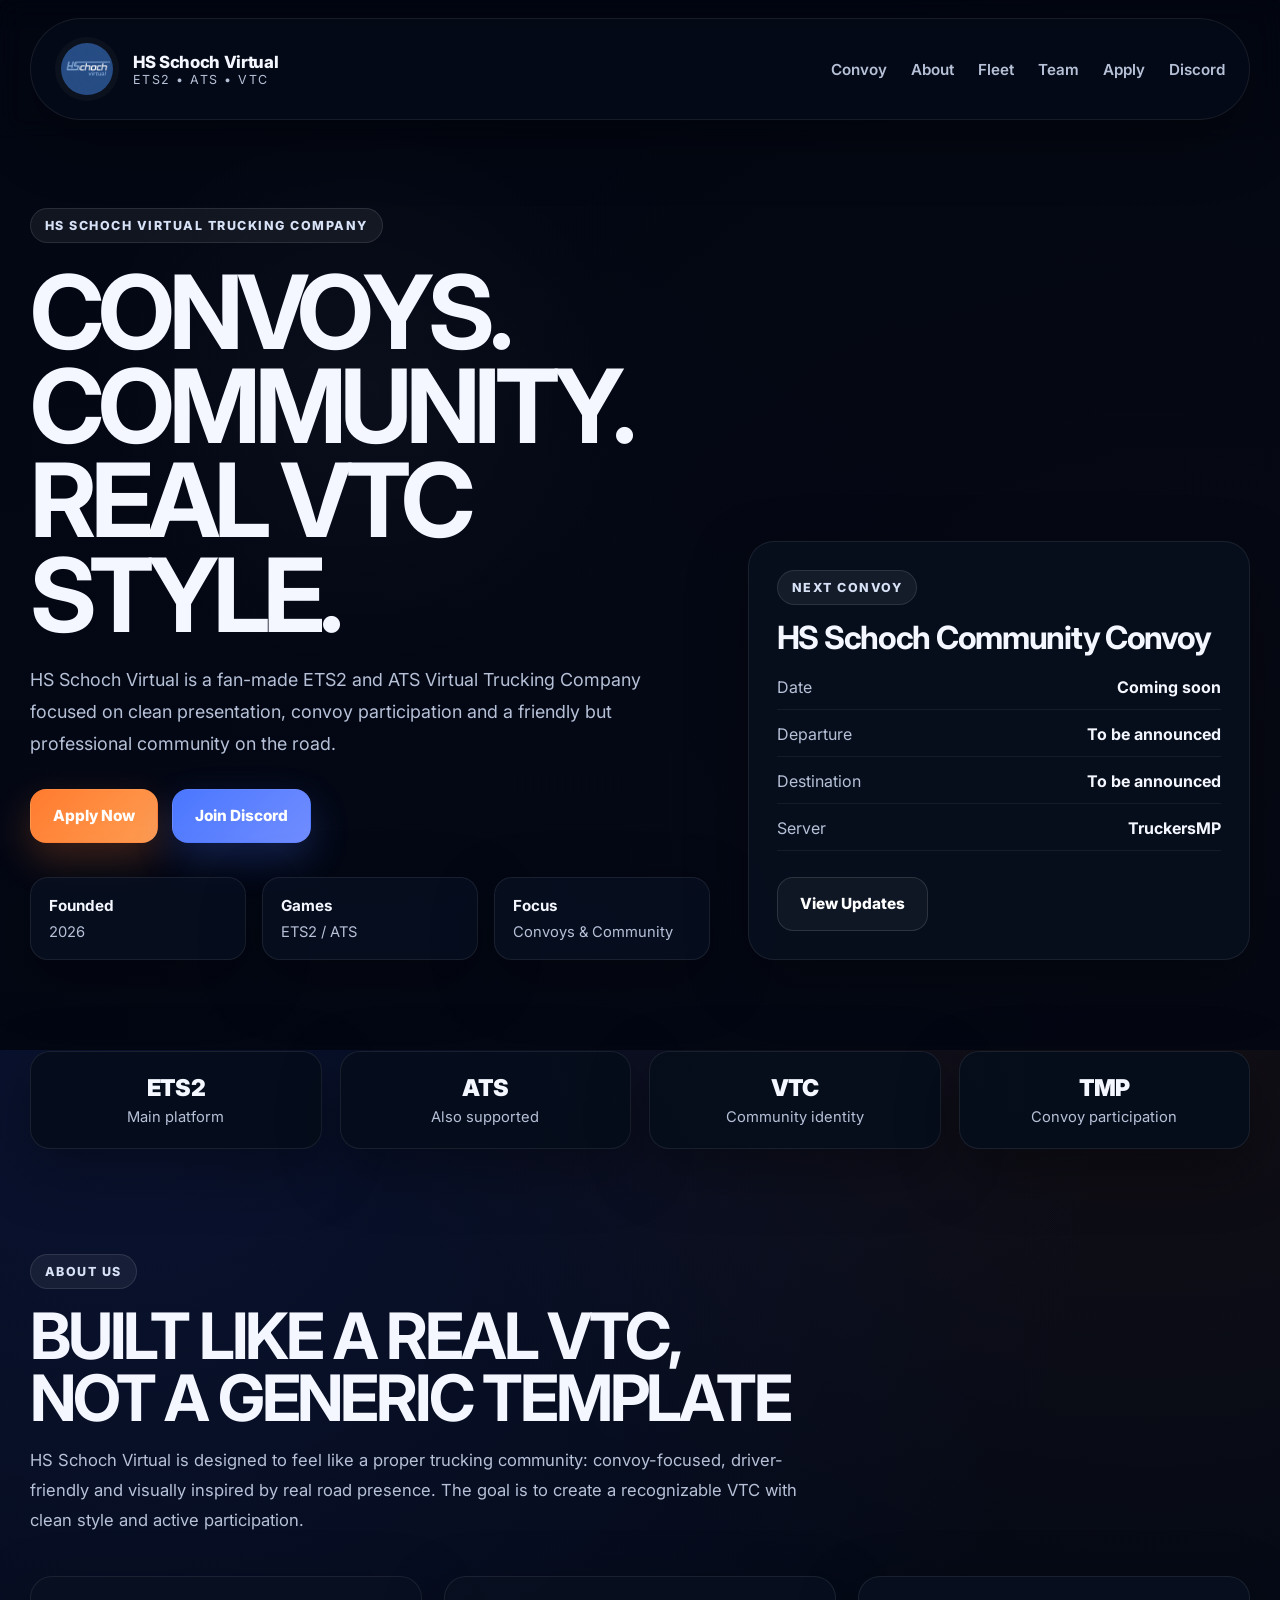
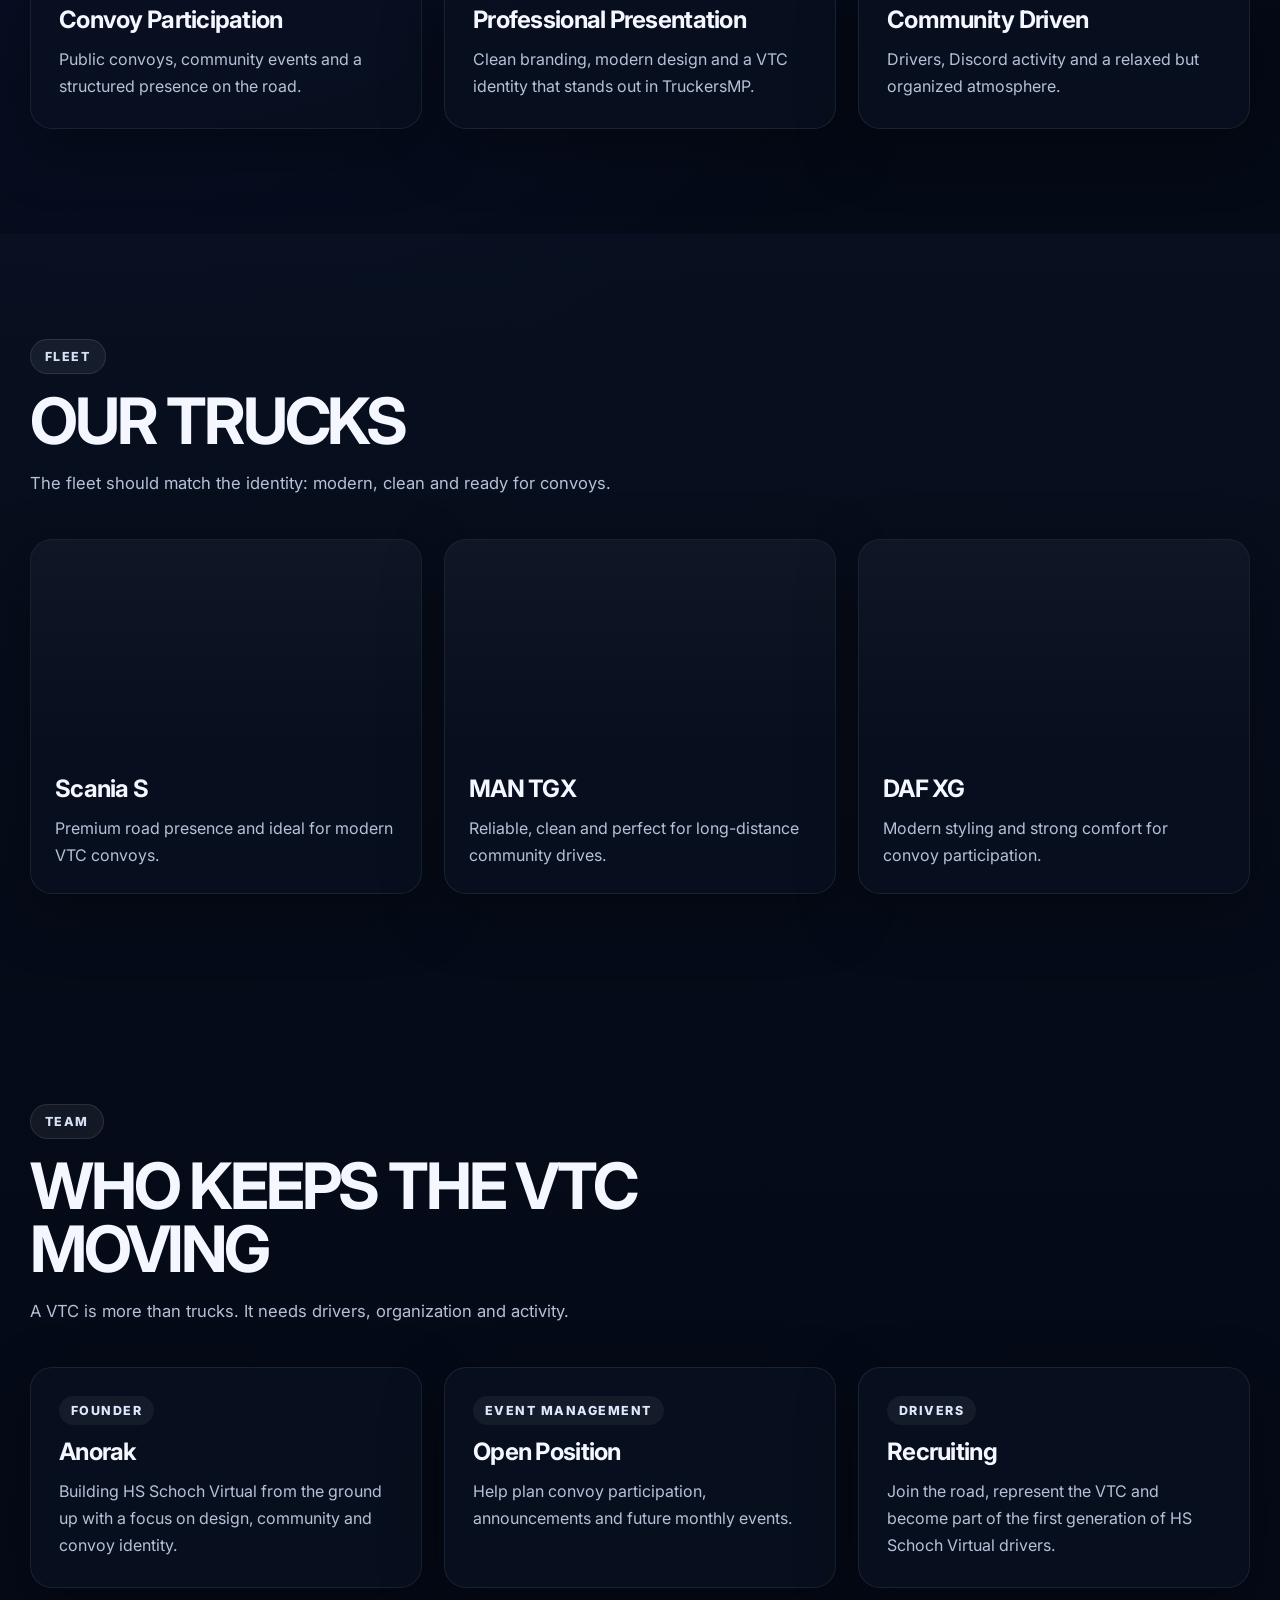
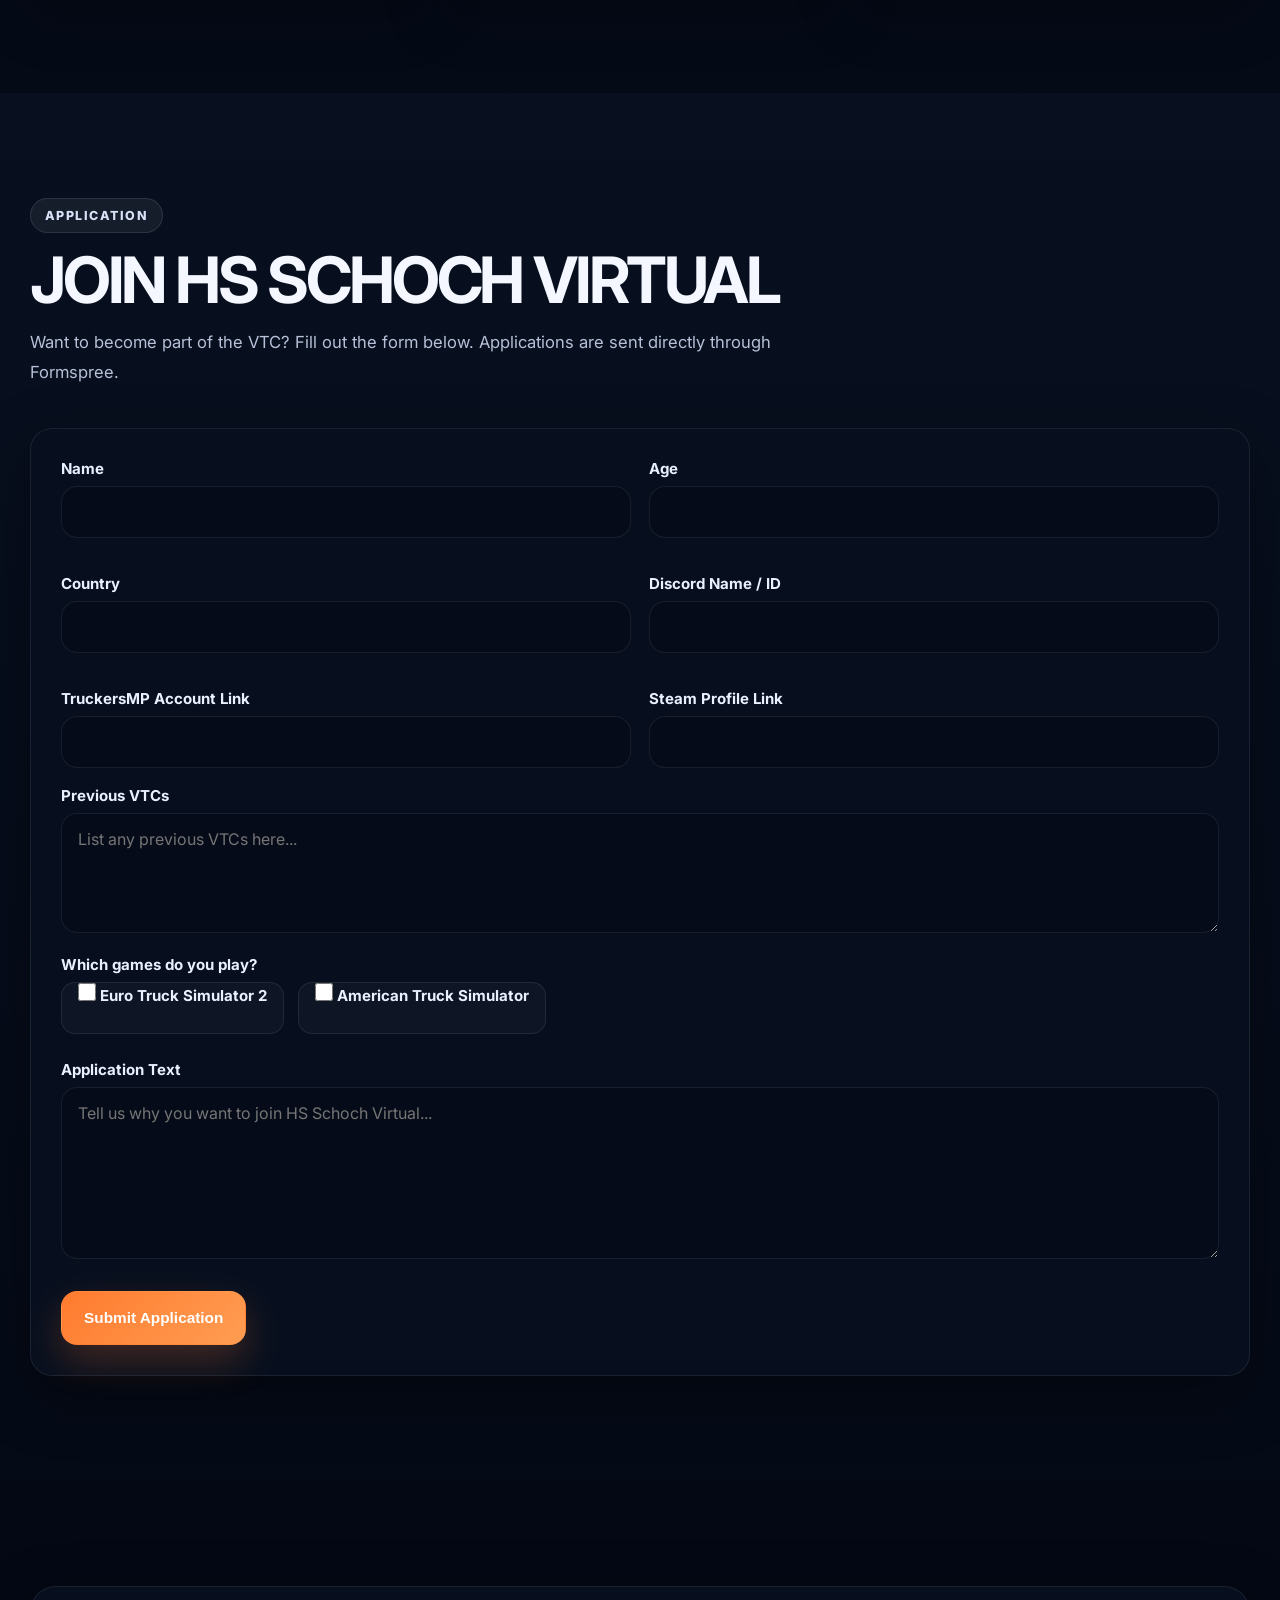
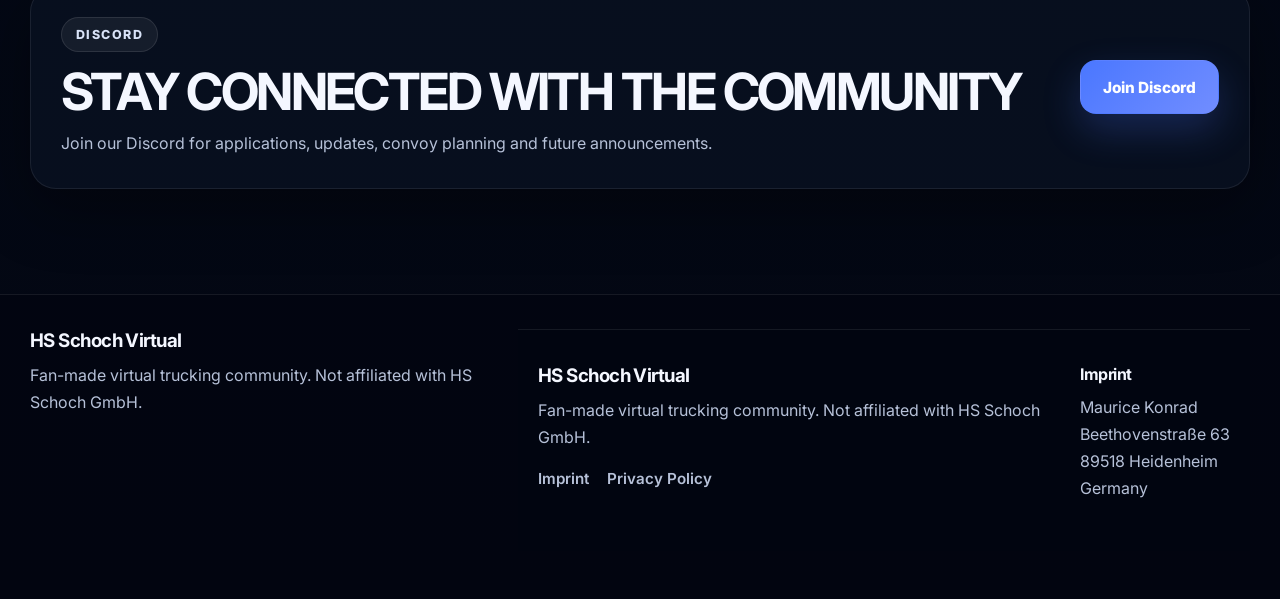
<file: index.html>
<!DOCTYPE html>
<html lang="en">
<head>
  <meta charset="UTF-8" />
  <meta name="viewport" content="width=device-width, initial-scale=1.0" />
  <title>HS Schoch Virtual</title>
  <link rel="icon" type="image/png" href="logo.png">
<link rel="shortcut icon" href="favicon.ico">
  <meta name="description" content="HS Schoch Virtual - ETS2 & ATS Virtual Trucking Company." />
  <link rel="preconnect" href="https://fonts.googleapis.com">
  <link rel="preconnect" href="https://fonts.gstatic.com" crossorigin>
  <link href="https://fonts.googleapis.com/css2?family=Inter:wght@400;500;600;700;800;900&display=swap" rel="stylesheet">
  <link rel="stylesheet" href="style.css" />
</head>
<body>

  <header class="site-header">
    <div class="container nav-bar">
      <a href="#home" class="brand">
        <img src="logo.png" alt="HS Schoch Virtual Logo" class="brand-logo">
        <div class="brand-text">
          <span class="brand-title">HS Schoch Virtual</span>
          <span class="brand-subtitle">ETS2 • ATS • VTC</span>
        </div>
      </a>

      <nav class="nav-links">
        <a href="#convoy">Convoy</a>
        <a href="#about">About</a>
        <a href="#fleet">Fleet</a>
        <a href="#team">Team</a>
        <a href="#apply">Apply</a>
        <a href="#discord">Discord</a>
      </nav>
    </div>
  </header>

  <main id="home">
    <section class="hero">
      <div class="hero-overlay"></div>

      <div class="container hero-grid">
        <div class="hero-left">
          <div class="hero-tag">HS Schoch Virtual Trucking Company</div>

          <h1>
            Convoys.<br>
            Community.<br>
            Real VTC Style.
          </h1>

          <p class="hero-text">
            HS Schoch Virtual is a fan-made ETS2 and ATS Virtual Trucking Company focused on clean presentation,
            convoy participation and a friendly but professional community on the road.
          </p>

          <div class="hero-buttons">
            <a href="#apply" class="btn btn-primary">Apply Now</a>
            <a href="https://discord.gg/n6TF2xG2eK" target="_blank" rel="noopener noreferrer" class="btn btn-discord">Join Discord</a>
          </div>

          <div class="hero-mini-stats">
            <div class="mini-stat">
              <strong>Founded</strong>
              <span>2026</span>
            </div>
            <div class="mini-stat">
              <strong>Games</strong>
              <span>ETS2 / ATS</span>
            </div>
            <div class="mini-stat">
              <strong>Focus</strong>
              <span>Convoys & Community</span>
            </div>
          </div>
        </div>

        <div class="hero-right">
          <div class="next-convoy-card" id="convoy">
            <span class="card-label">Next Convoy</span>
            <h2>HS Schoch Community Convoy</h2>

            <ul class="convoy-list">
              <li><span>Date</span><strong>Coming soon</strong></li>
              <li><span>Departure</span><strong>To be announced</strong></li>
              <li><span>Destination</span><strong>To be announced</strong></li>
              <li><span>Server</span><strong>TruckersMP</strong></li>
            </ul>

            <a href="https://discord.gg/n6TF2xG2eK" target="_blank" rel="noopener noreferrer" class="btn btn-outline">
              View Updates
            </a>
          </div>
        </div>
      </div>
    </section>

    <section class="stats-strip">
      <div class="container stats-grid">
        <div class="stat-box">
          <span class="stat-number">ETS2</span>
          <span class="stat-label">Main platform</span>
        </div>
        <div class="stat-box">
          <span class="stat-number">ATS</span>
          <span class="stat-label">Also supported</span>
        </div>
        <div class="stat-box">
          <span class="stat-number">VTC</span>
          <span class="stat-label">Community identity</span>
        </div>
        <div class="stat-box">
          <span class="stat-number">TMP</span>
          <span class="stat-label">Convoy participation</span>
        </div>
      </div>
    </section>

    <section id="about" class="section">
      <div class="container">
        <div class="section-head">
          <span class="section-kicker">About us</span>
          <h2>Built like a real VTC, not a generic template</h2>
          <p>
            HS Schoch Virtual is designed to feel like a proper trucking community:
            convoy-focused, driver-friendly and visually inspired by real road presence.
            The goal is to create a recognizable VTC with clean style and active participation.
          </p>
        </div>

        <div class="about-grid">
          <article class="content-card">
            <h3>Convoy Participation</h3>
            <p>
              Public convoys, community events and a structured presence on the road.
            </p>
          </article>

          <article class="content-card">
            <h3>Professional Presentation</h3>
            <p>
              Clean branding, modern design and a VTC identity that stands out in TruckersMP.
            </p>
          </article>

          <article class="content-card">
            <h3>Community Driven</h3>
            <p>
              Drivers, Discord activity and a relaxed but organized atmosphere.
            </p>
          </article>
        </div>
      </div>
    </section>

    <section id="fleet" class="section section-dark">
      <div class="container">
        <div class="section-head">
          <span class="section-kicker">Fleet</span>
          <h2>Our trucks</h2>
          <p>
            The fleet should match the identity: modern, clean and ready for convoys.
          </p>
        </div>

        <div class="fleet-grid">
          <article class="fleet-card">
            <div class="fleet-image fleet-scania"></div>
            <div class="fleet-content">
              <h3>Scania S</h3>
              <p>Premium road presence and ideal for modern VTC convoys.</p>
            </div>
          </article>

          <article class="fleet-card">
            <div class="fleet-image fleet-man"></div>
            <div class="fleet-content">
              <h3>MAN TGX</h3>
              <p>Reliable, clean and perfect for long-distance community drives.</p>
            </div>
          </article>

          <article class="fleet-card">
            <div class="fleet-image fleet-daf"></div>
            <div class="fleet-content">
              <h3>DAF XG</h3>
              <p>Modern styling and strong comfort for convoy participation.</p>
            </div>
          </article>
        </div>
      </div>
    </section>

    <section id="team" class="section">
      <div class="container">
        <div class="section-head">
          <span class="section-kicker">Team</span>
          <h2>Who keeps the VTC moving</h2>
          <p>
            A VTC is more than trucks. It needs drivers, organization and activity.
          </p>
        </div>

        <div class="team-grid">
          <article class="team-card">
            <span class="team-role">Founder</span>
            <h3>Anorak</h3>
            <p>Building HS Schoch Virtual from the ground up with a focus on design, community and convoy identity.</p>
          </article>

          <article class="team-card">
            <span class="team-role">Event Management</span>
            <h3>Open Position</h3>
            <p>Help plan convoy participation, announcements and future monthly events.</p>
          </article>

          <article class="team-card">
            <span class="team-role">Drivers</span>
            <h3>Recruiting</h3>
            <p>Join the road, represent the VTC and become part of the first generation of HS Schoch Virtual drivers.</p>
          </article>
        </div>
      </div>
    </section>

    <section id="apply" class="section section-dark">
      <div class="container">
        <div class="section-head">
          <span class="section-kicker">Application</span>
          <h2>Join HS Schoch Virtual</h2>
          <p>
            Want to become part of the VTC? Fill out the form below. Applications are sent directly through Formspree.
          </p>
        </div>

        <div class="form-wrapper">
          <form action="https://formspree.io/f/mzdjajwk" method="POST" class="apply-form">
            <input type="hidden" name="_subject" value="New HS Schoch Virtual Application">

            <div class="form-grid">
              <div class="form-group">
                <label for="name">Name</label>
                <input id="name" name="name" type="text" required>
              </div>

              <div class="form-group">
                <label for="age">Age</label>
                <input id="age" name="age" type="number" min="13" required>
              </div>

              <div class="form-group">
                <label for="country">Country</label>
                <input id="country" name="country" type="text" required>
              </div>

              <div class="form-group">
                <label for="discord">Discord Name / ID</label>
                <input id="discord" name="discord" type="text" required>
              </div>

              <div class="form-group">
                <label for="tmp">TruckersMP Account Link</label>
                <input id="tmp" name="tmp_account_link" type="url" required>
              </div>

              <div class="form-group">
                <label for="steam">Steam Profile Link</label>
                <input id="steam" name="steam_account_link" type="url" required>
              </div>
            </div>

            <div class="form-group">
              <label for="vtcs">Previous VTCs</label>
              <textarea id="vtcs" name="previous_vtcs" rows="4" placeholder="List any previous VTCs here..."></textarea>
            </div>

            <div class="form-group">
              <label>Which games do you play?</label>
              <div class="checkbox-row">
                <label class="checkbox-item">
                  <input type="checkbox" name="games[]" value="Euro Truck Simulator 2">
                  <span>Euro Truck Simulator 2</span>
                </label>

                <label class="checkbox-item">
                  <input type="checkbox" name="games[]" value="American Truck Simulator">
                  <span>American Truck Simulator</span>
                </label>
              </div>
            </div>

            <div class="form-group">
              <label for="application_text">Application Text</label>
              <textarea id="application_text" name="application_text" rows="7" placeholder="Tell us why you want to join HS Schoch Virtual..." required></textarea>
            </div>

            <button type="submit" class="btn btn-primary submit-btn">Submit Application</button>
          </form>
        </div>
      </div>
    </section>

    <section id="discord" class="section">
      <div class="container">
        <div class="discord-box">
          <div>
            <span class="section-kicker">Discord</span>
            <h2>Stay connected with the community</h2>
            <p>
              Join our Discord for applications, updates, convoy planning and future announcements.
            </p>
          </div>

          <a href="https://discord.gg/n6TF2xG2eK" target="_blank" rel="noopener noreferrer" class="btn btn-discord">
            Join Discord
          </a>
        </div>
      </div>
    </section>
  </main>

  <footer class="site-footer">
    <div class="container footer-grid">
      <div>
        <h3>HS Schoch Virtual</h3>
        <p class="footer-note">
          Fan-made virtual trucking community. Not affiliated with HS Schoch GmbH.
        </p>
      </div>

      <footer class="site-footer">
  <div class="container footer-grid">
    <div>
      <h3>HS Schoch Virtual</h3>
      <p class="footer-note">
        Fan-made virtual trucking community. Not affiliated with HS Schoch GmbH.
      </p>

      <div class="footer-links">
        <a href="imprint.html">Imprint</a>
        <a href="privacy.html">Privacy Policy</a>
      </div>
    </div>

    <div class="footer-imprint">
      <h4>Imprint</h4>
      <p>
        Maurice Konrad<br>
        Beethovenstraße 63<br>
        89518 Heidenheim<br>
        Germany
      </p>
    </div>
  </div>
</footer>

</body>
</html>
</file>
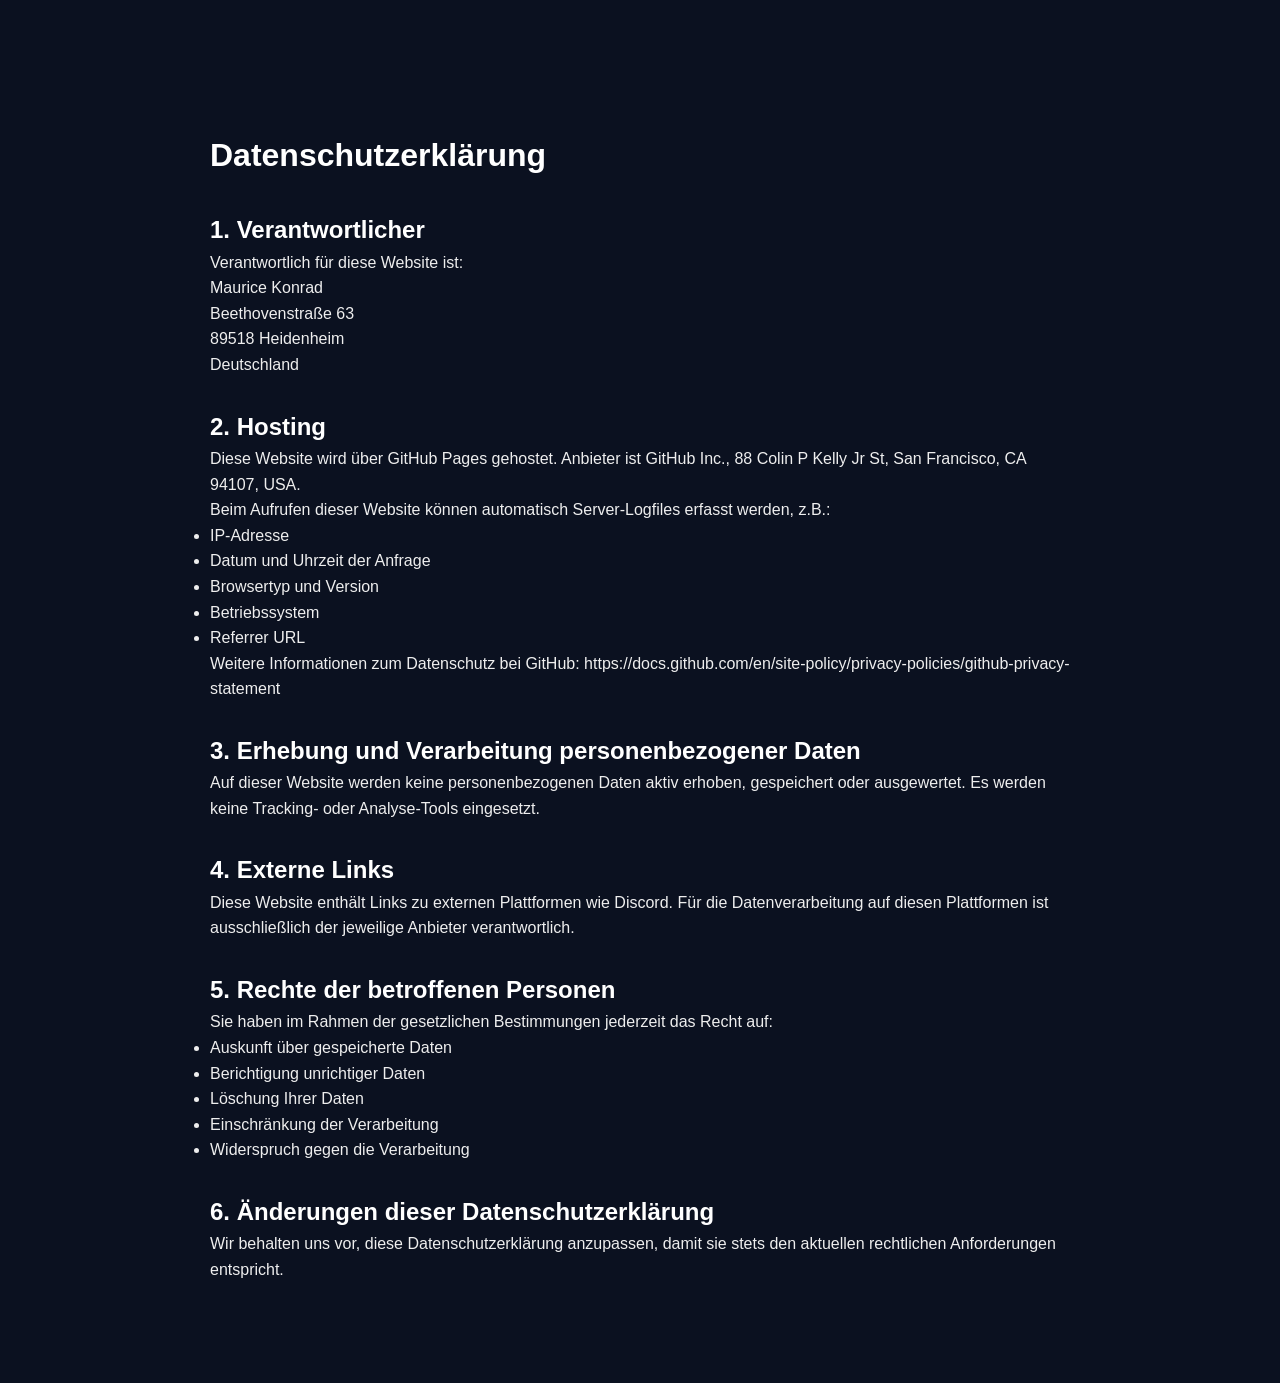
<file: privacy.html>
<!DOCTYPE html>
<html lang="de">
<head>
<meta charset="UTF-8">
<title>Privacy Policy - HS Schoch Virtual</title>
<link rel="stylesheet" href="style.css">
<style>
body{
max-width:900px;
margin:80px auto;
font-family:Arial, sans-serif;
line-height:1.6;
padding:20px;
color:#eee;
background:#0b1120;
}

h1,h2{
color:white;
margin-top:30px;
}
</style>
</head>

<body>

<h1>Datenschutzerklärung</h1>

<h2>1. Verantwortlicher</h2>
<p>
Verantwortlich für diese Website ist:<br>
Maurice Konrad<br>
Beethovenstraße 63<br>
89518 Heidenheim<br>
Deutschland
</p>

<h2>2. Hosting</h2>
<p>
Diese Website wird über GitHub Pages gehostet. Anbieter ist GitHub Inc.,
88 Colin P Kelly Jr St, San Francisco, CA 94107, USA.
</p>

<p>
Beim Aufrufen dieser Website können automatisch Server-Logfiles erfasst werden, z.B.:
</p>

<ul>
<li>IP-Adresse</li>
<li>Datum und Uhrzeit der Anfrage</li>
<li>Browsertyp und Version</li>
<li>Betriebssystem</li>
<li>Referrer URL</li>
</ul>

<p>
Weitere Informationen zum Datenschutz bei GitHub:
https://docs.github.com/en/site-policy/privacy-policies/github-privacy-statement
</p>

<h2>3. Erhebung und Verarbeitung personenbezogener Daten</h2>
<p>
Auf dieser Website werden keine personenbezogenen Daten aktiv erhoben,
gespeichert oder ausgewertet. Es werden keine Tracking- oder Analyse-Tools eingesetzt.
</p>

<h2>4. Externe Links</h2>
<p>
Diese Website enthält Links zu externen Plattformen wie Discord.
Für die Datenverarbeitung auf diesen Plattformen ist ausschließlich der jeweilige Anbieter verantwortlich.
</p>

<h2>5. Rechte der betroffenen Personen</h2>
<p>
Sie haben im Rahmen der gesetzlichen Bestimmungen jederzeit das Recht auf:
</p>

<ul>
<li>Auskunft über gespeicherte Daten</li>
<li>Berichtigung unrichtiger Daten</li>
<li>Löschung Ihrer Daten</li>
<li>Einschränkung der Verarbeitung</li>
<li>Widerspruch gegen die Verarbeitung</li>
</ul>

<h2>6. Änderungen dieser Datenschutzerklärung</h2>
<p>
Wir behalten uns vor, diese Datenschutzerklärung anzupassen,
damit sie stets den aktuellen rechtlichen Anforderungen entspricht.
</p>

</body>
</html>
</file>
<file: style.css>
:root {
  --bg: #030713;
  --bg-2: #07101f;
  --panel: rgba(8, 16, 32, 0.88);
  --panel-2: rgba(11, 22, 43, 0.92);
  --line: rgba(255, 255, 255, 0.08);
  --text: #f4f7ff;
  --muted: #b6c1d8;
  --blue: #4a77ff;
  --blue-2: #718dff;
  --orange: #ff7b2f;
  --orange-2: #ff9d52;
  --shadow: 0 20px 60px rgba(0, 0, 0, 0.35);
  --radius: 22px;
  --container: 1220px;
}

* {
  margin: 0;
  padding: 0;
  box-sizing: border-box;
}

html {
  scroll-behavior: smooth;
}

body {
  font-family: "Inter", sans-serif;
  background:
    radial-gradient(circle at 10% 20%, rgba(58, 96, 255, 0.12), transparent 22%),
    radial-gradient(circle at 90% 15%, rgba(255, 123, 47, 0.08), transparent 18%),
    linear-gradient(180deg, #020611 0%, #050b18 45%, #030713 100%);
  color: var(--text);
  overflow-x: hidden;
}

a {
  text-decoration: none;
  color: inherit;
}

.container {
  width: min(var(--container), calc(100% - 40px));
  margin: 0 auto;
}

.site-header {
  position: sticky;
  top: 0;
  z-index: 1000;
  padding: 18px 0;
  backdrop-filter: blur(12px);
}

.nav-bar {
  display: flex;
  align-items: center;
  justify-content: space-between;
  gap: 20px;
  padding: 18px 24px;
  border-radius: 999px;
  background: rgba(5, 11, 24, 0.78);
  border: 1px solid var(--line);
  box-shadow: var(--shadow);
}

.brand {
  display: flex;
  align-items: center;
  gap: 14px;
}

.brand-logo {
  width: 64px;
  height: 64px;
  object-fit: contain;
  border-radius: 50%;
  background: rgba(255, 255, 255, 0.03);
  padding: 6px;
}

.brand-text {
  display: flex;
  flex-direction: column;
}

.brand-title {
  font-size: 1.05rem;
  font-weight: 800;
  letter-spacing: -0.02em;
}

.brand-subtitle {
  font-size: 0.78rem;
  color: var(--muted);
  text-transform: uppercase;
  letter-spacing: 0.12em;
}

.nav-links {
  display: flex;
  align-items: center;
  gap: 24px;
  flex-wrap: wrap;
}

.nav-links a {
  font-size: 0.95rem;
  font-weight: 600;
  color: var(--muted);
  transition: color 0.2s ease, transform 0.2s ease;
}

.nav-links a:hover {
  color: var(--text);
  transform: translateY(-1px);
}

.hero {
  position: relative;
  min-height: 95vh;
  display: flex;
  align-items: center;
  background:
    linear-gradient(90deg, rgba(3, 7, 19, 0.90) 0%, rgba(3, 7, 19, 0.70) 45%, rgba(3, 7, 19, 0.55) 100%),
    url("https://i.imgur.com/lfUUKPN.png") center center / cover no-repeat;
  margin-top: -110px;
  padding: 180px 0 90px;
}

.hero-overlay {
  position: absolute;
  inset: 0;
  background:
    linear-gradient(to bottom, rgba(3, 7, 19, 0.25), rgba(3, 7, 19, 0.72)),
    radial-gradient(circle at 28% 36%, rgba(255, 255, 255, 0.05), transparent 24%);
}

.hero-grid {
  position: relative;
  z-index: 1;
  display: grid;
  grid-template-columns: 1.15fr 0.85fr;
  gap: 38px;
  align-items: end;
}

.hero-tag,
.section-kicker,
.card-label {
  display: inline-block;
  padding: 9px 14px;
  border-radius: 999px;
  background: rgba(255, 255, 255, 0.06);
  border: 1px solid rgba(255, 255, 255, 0.10);
  color: #d8e2f7;
  font-size: 0.78rem;
  font-weight: 800;
  letter-spacing: 0.12em;
  text-transform: uppercase;
}

.hero h1 {
  margin-top: 22px;
  font-size: clamp(3.4rem, 8vw, 7.1rem);
  line-height: 0.92;
  letter-spacing: -0.06em;
  max-width: 780px;
  text-transform: uppercase;
}

.hero-text {
  max-width: 700px;
  margin-top: 22px;
  font-size: 1.12rem;
  line-height: 1.8;
  color: var(--muted);
}

.hero-buttons {
  display: flex;
  gap: 14px;
  flex-wrap: wrap;
  margin-top: 28px;
}

.btn {
  display: inline-flex;
  align-items: center;
  justify-content: center;
  min-height: 54px;
  padding: 0 22px;
  border-radius: 16px;
  font-size: 0.96rem;
  font-weight: 800;
  border: 1px solid transparent;
  transition: transform 0.2s ease, box-shadow 0.2s ease, border-color 0.2s ease;
  cursor: pointer;
}

.btn:hover {
  transform: translateY(-2px);
}

.btn-primary {
  color: white;
  background: linear-gradient(135deg, var(--orange), var(--orange-2));
  box-shadow: 0 16px 38px rgba(255, 123, 47, 0.24);
}

.btn-discord {
  color: white;
  background: linear-gradient(135deg, var(--blue), var(--blue-2));
  box-shadow: 0 16px 38px rgba(74, 119, 255, 0.24);
}

.btn-outline {
  color: white;
  border-color: rgba(255, 255, 255, 0.12);
  background: rgba(255, 255, 255, 0.04);
}

.hero-mini-stats {
  display: grid;
  grid-template-columns: repeat(3, minmax(0, 1fr));
  gap: 16px;
  max-width: 760px;
  margin-top: 34px;
}

.mini-stat {
  padding: 18px;
  border-radius: 18px;
  background: rgba(8, 17, 33, 0.76);
  border: 1px solid var(--line);
  box-shadow: var(--shadow);
}

.mini-stat strong {
  display: block;
  font-size: 0.95rem;
  margin-bottom: 6px;
}

.mini-stat span {
  color: var(--muted);
  font-size: 0.92rem;
}

.next-convoy-card {
  padding: 28px;
  border-radius: 26px;
  background: rgba(7, 15, 30, 0.88);
  border: 1px solid var(--line);
  box-shadow: var(--shadow);
}

.next-convoy-card h2 {
  margin-top: 16px;
  font-size: 2rem;
  line-height: 1.05;
  letter-spacing: -0.04em;
}

.convoy-list {
  list-style: none;
  margin: 22px 0 26px;
  display: grid;
  gap: 14px;
}

.convoy-list li {
  display: flex;
  justify-content: space-between;
  gap: 20px;
  padding-bottom: 12px;
  border-bottom: 1px solid rgba(255, 255, 255, 0.06);
}

.convoy-list span {
  color: var(--muted);
}

.stats-strip {
  padding: 26px 0 0;
  margin-top: -25px;
  position: relative;
  z-index: 2;
}

.stats-grid {
  display: grid;
  grid-template-columns: repeat(4, minmax(0, 1fr));
  gap: 18px;
}

.stat-box {
  padding: 22px;
  border-radius: 20px;
  background: rgba(6, 14, 28, 0.92);
  border: 1px solid var(--line);
  box-shadow: var(--shadow);
  text-align: center;
}

.stat-number {
  display: block;
  font-size: 1.45rem;
  font-weight: 900;
  letter-spacing: -0.03em;
}

.stat-label {
  display: block;
  margin-top: 6px;
  color: var(--muted);
  font-size: 0.92rem;
}

.section {
  padding: 105px 0;
}

.section-dark {
  background: linear-gradient(180deg, rgba(9, 18, 35, 0.72), rgba(5, 12, 24, 0.42));
}

.section-head {
  max-width: 780px;
  margin-bottom: 40px;
}

.section-head h2 {
  margin-top: 16px;
  font-size: clamp(2.2rem, 5vw, 4.2rem);
  line-height: 0.98;
  letter-spacing: -0.05em;
  text-transform: uppercase;
}

.section-head p {
  margin-top: 16px;
  font-size: 1.04rem;
  line-height: 1.8;
  color: var(--muted);
}

.about-grid,
.fleet-grid,
.team-grid {
  display: grid;
  gap: 22px;
}

.about-grid,
.fleet-grid,
.team-grid {
  grid-template-columns: repeat(3, minmax(0, 1fr));
}

.content-card,
.team-card,
.form-wrapper,
.discord-box,
.fleet-card {
  background: var(--panel);
  border: 1px solid var(--line);
  box-shadow: var(--shadow);
}

.content-card,
.team-card,
.form-wrapper,
.fleet-card {
  border-radius: var(--radius);
}

.content-card,
.team-card {
  padding: 28px;
}

.content-card h3,
.team-card h3,
.fleet-content h3 {
  font-size: 1.5rem;
  margin-bottom: 12px;
  letter-spacing: -0.03em;
}

.content-card p,
.team-card p,
.fleet-content p,
.footer-note,
.footer-imprint p {
  color: var(--muted);
  line-height: 1.7;
}

.fleet-card {
  overflow: hidden;
}

.fleet-image {
  height: 210px;
  background:
    linear-gradient(to bottom, rgba(255,255,255,0.03), rgba(255,255,255,0)),
    url("https://i.imgur.com/lfUUKPN.png") center center / cover no-repeat;
}

.fleet-scania {
  filter: saturate(1.05);
}

.fleet-man {
  filter: hue-rotate(18deg) saturate(0.95);
}

.fleet-daf {
  filter: hue-rotate(-18deg) saturate(1.08);
}

.fleet-content {
  padding: 24px;
}

.team-role {
  display: inline-block;
  margin-bottom: 12px;
  padding: 7px 12px;
  border-radius: 999px;
  background: rgba(255, 255, 255, 0.05);
  color: #dfe7ff;
  font-size: 0.78rem;
  font-weight: 800;
  letter-spacing: 0.12em;
  text-transform: uppercase;
}

.form-wrapper {
  padding: 30px;
}

.form-grid {
  display: grid;
  grid-template-columns: repeat(2, minmax(0, 1fr));
  gap: 18px;
}

.form-group {
  margin-bottom: 18px;
}

.form-group label {
  display: block;
  margin-bottom: 8px;
  color: #eaf0ff;
  font-size: 0.94rem;
  font-weight: 700;
}

.apply-form input,
.apply-form textarea {
  width: 100%;
  padding: 15px 16px;
  border-radius: 16px;
  border: 1px solid rgba(255, 255, 255, 0.08);
  background: rgba(6, 12, 24, 0.96);
  color: white;
  font: inherit;
  outline: none;
  transition: border-color 0.2s ease, box-shadow 0.2s ease;
}

.apply-form input:focus,
.apply-form textarea:focus {
  border-color: rgba(74, 119, 255, 0.6);
  box-shadow: 0 0 0 4px rgba(74, 119, 255, 0.12);
}

.apply-form textarea {
  resize: vertical;
  min-height: 120px;
}

.checkbox-row {
  display: flex;
  gap: 14px;
  flex-wrap: wrap;
}

.checkbox-item {
  display: inline-flex;
  align-items: center;
  gap: 10px;
  min-height: 52px;
  padding: 0 16px;
  border-radius: 14px;
  border: 1px solid var(--line);
  background: rgba(255, 255, 255, 0.03);
  color: #dce5fb;
  font-weight: 600;
}

.checkbox-item input {
  width: 18px;
  height: 18px;
  accent-color: var(--blue);
}

.submit-btn {
  margin-top: 10px;
}

.discord-box {
  border-radius: 26px;
  padding: 30px;
  display: flex;
  justify-content: space-between;
  gap: 20px;
  align-items: center;
}

.discord-box h2 {
  margin-top: 14px;
  font-size: clamp(2rem, 4vw, 3.4rem);
  line-height: 1;
  letter-spacing: -0.05em;
  text-transform: uppercase;
}

.discord-box p {
  margin-top: 12px;
  color: var(--muted);
  max-width: 680px;
  line-height: 1.8;
}

.site-footer {
  padding: 34px 0 48px;
  border-top: 1px solid var(--line);
  background: rgba(2, 6, 17, 0.82);
}

.footer-grid {
  display: grid;
  grid-template-columns: 1fr auto;
  gap: 24px;
  align-items: start;
}

.site-footer h3,
.site-footer h4 {
  margin-bottom: 10px;
  letter-spacing: -0.03em;
}

@media (max-width: 1100px) {
  .hero-grid,
  .about-grid,
  .fleet-grid,
  .team-grid,
  .stats-grid,
  .footer-grid {
    grid-template-columns: 1fr;
  }

  .discord-box {
    flex-direction: column;
    align-items: flex-start;
  }
}

@media (max-width: 860px) {
  .nav-bar {
    border-radius: 28px;
    flex-direction: column;
    align-items: flex-start;
  }

  .nav-links {
    gap: 14px 16px;
  }

  .form-grid {
    grid-template-columns: 1fr;
  }

  .hero {
    padding-top: 220px;
  }

  .hero-mini-stats {
    grid-template-columns: 1fr;
  }
}

@media (max-width: 640px) {
  .container {
    width: calc(100% - 24px);
  }

  .section {
    padding: 84px 0;
  }

  .hero-buttons {
    flex-direction: column;
    align-items: stretch;
  }

  .btn {
    width: 100%;
  }

  .brand-logo {
    width: 56px;
    height: 56px;
  }

  .next-convoy-card,
  .content-card,
  .team-card,
  .form-wrapper,
  .discord-box {
    padding: 22px;
  }
}

.footer-links {
  display: flex;
  gap: 18px;
  flex-wrap: wrap;
  margin-top: 18px;
}

.footer-links a {
  color: var(--muted);
  font-size: 0.95rem;
  font-weight: 600;
  transition: color 0.2s ease;
}

.footer-links a:hover {
  color: var(--text);
}
</file>
